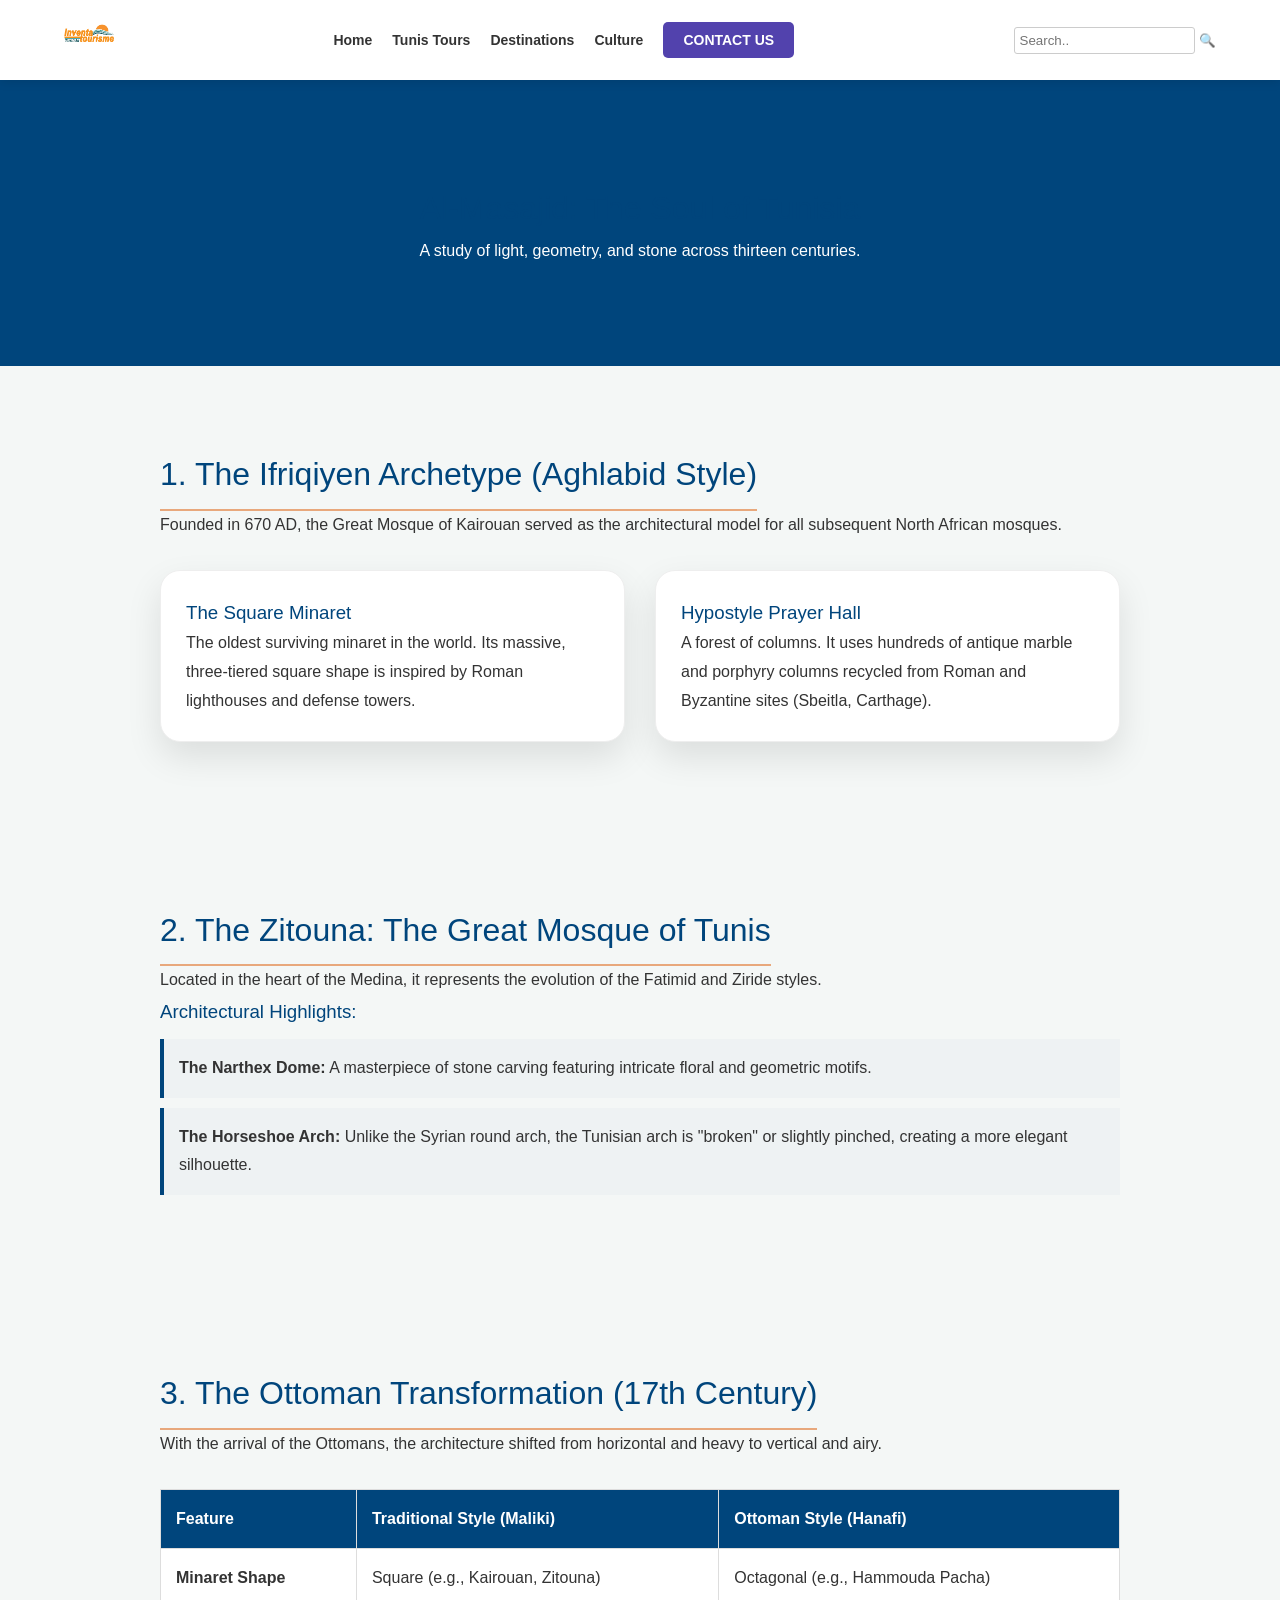
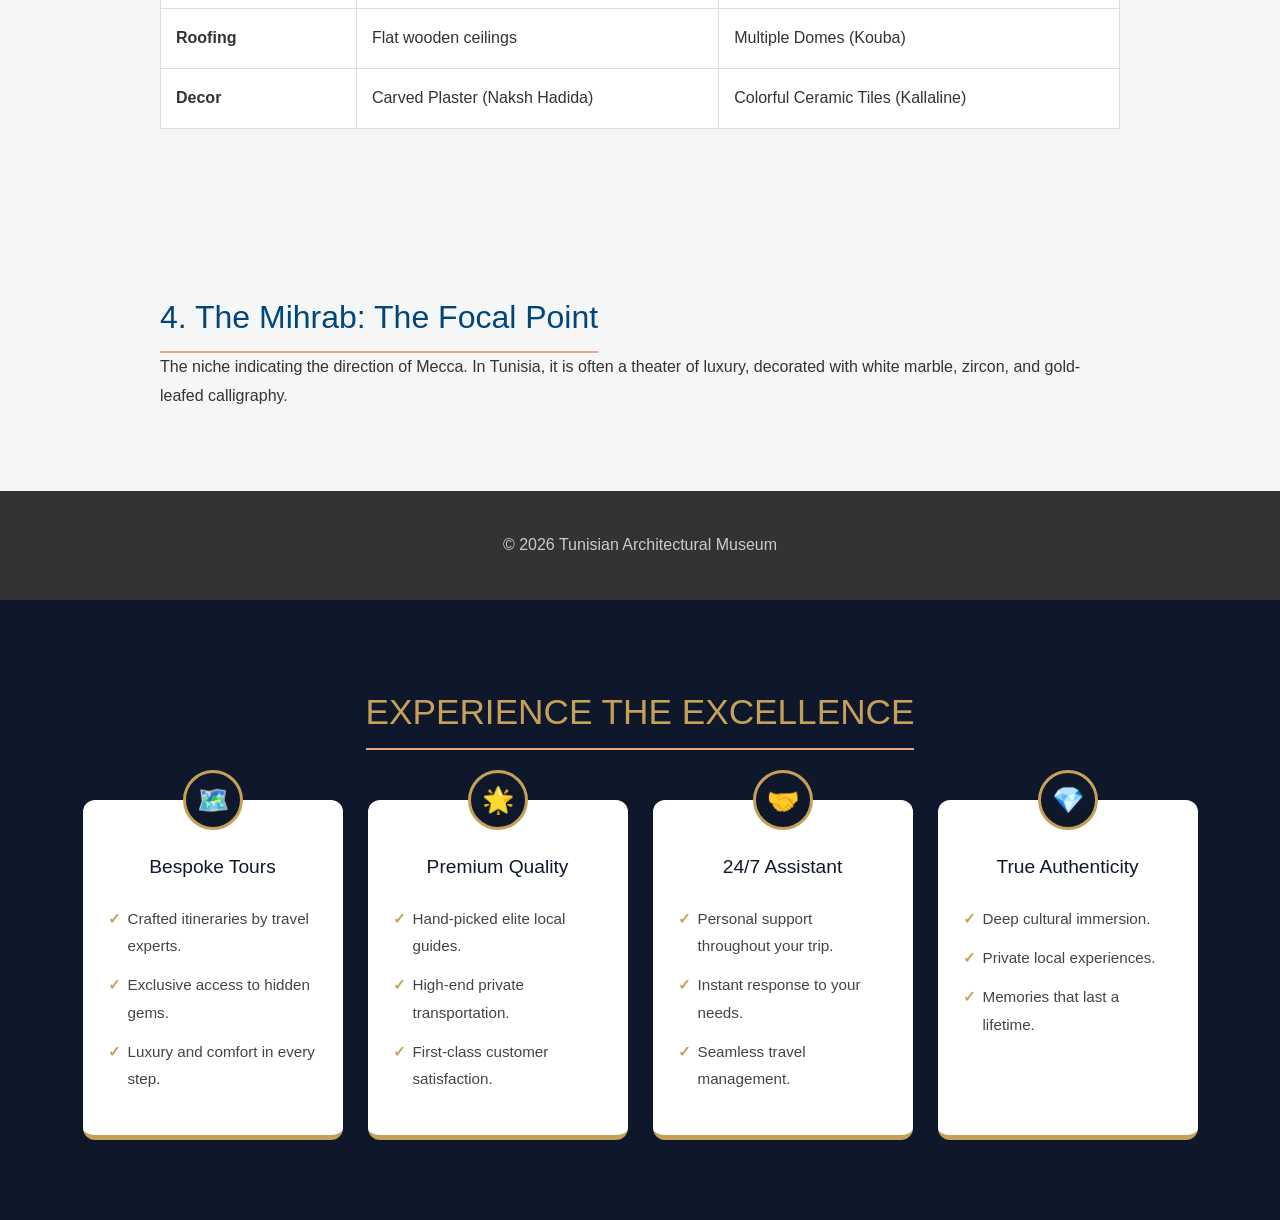
<file: architecture.html>
<!DOCTYPE html>
<html lang="tn">
  <head>
    <meta charset="UTF-8" />
    <title>Architecture de Tunisie | Al-Imara</title>
    <link rel="stylesheet" href="architecture.css" />
  </head>
  <body>
    <header class="main-header">
      <div class="header-container">
        <div class="logo">
          <img src="téléchargement.png" alt="Inventa Tourism Logo" />
        </div>

        <nav class="navbar">
          <ul class="nav-links">
            <li><a href="indexe.html">Home</a></li>
            <li class="dropdown">
              <a href="#" class="dropbtn">Tunis Tours</a>
              <div class="dropdown-content">
                <div class="region-title">Choose your theme</div>
                <a href="nature.html">Nature tour</a>
                <a href="sahara.html">Sahara tour</a>
              </div>
            </li>
            <li class="dropdown">
              <a href="#" class="dropdtn">Destinations</a>
              <div class="dropdown-content">
                <div class="region-title">Grand Tunis</div>
                <a href="grandtunis.html">3 Icons, 1 Journey</a>

                <div class="region-title">Le Nord</div>
                <a href="dougga.html">Dougga (Béja)</a>

                <div class="region-title">Le Sahel & Centre</div>
                <a href="jam.html">El Jem (Mahdia)</a>
                <a href="capbon.html">le Cap Bon</a>

                <div class="region-title">
                  Le Sud (El Sahara & Authenticité)
                </div>
                <a href="tat.html">Matmata & Tataouine</a>
                <a href="tozeurr.html">Tozeur</a>
                <a href="saharadesert.html"> Sahara desert</a>

                <div class="region-title">L'ile</div>
                <a href="djerbaa.html">Djerba</a>
              </div>
            </li>
            <li class="dropdown">
              <a href="#" class="dropbtn">Culture</a>
              <div class="dropdown-content">
                <div class="region-title">
                  <h4>Tunisian Traditions</h4>
                  <a href="festival.html">Festivals & Music</a>
                  <a href="clothetradu.html">Traditional Clothes</a>
                </div>
                <div class="region-title">
                  <h4>Gastronomy</h4>
                  <a href="food.html">Tunisian Food</a>
                  <a href="wineoil.html"> Olive Oil</a>
                </div>
                <div class="region-title">
                  <h4>Heritage</h4>
                  <a href="museums.html">Art & Museums</a>
                  <a href="architecture.html">Architecture</a>
                </div>
              </div>
            </li>
            <li><a href="contact.html" class="contact-btn">CONTACT US</a></li>
          </ul>
        </nav>
        <div class="search-area">
          <input type="text" placeholder="Search.." />
          <button>🔍</button>
        </div>
      </div>
    </header>

    <!DOCTYPE html>
    <html lang="en">
      <head>
        <meta charset="UTF-8" />
        <meta name="viewport" content="width=device-width, initial-scale=1.0" />
        <title>The Sacred Arches: Tunisia's Mosque Heritage</title>
        <link rel="stylesheet" href="style.css" />
      </head>
      <body>
        <header class="hero-header">
          <h1>Al-Masajid: The Soul of Tunisia</h1>
          <p>
            A study of light, geometry, and stone across thirteen centuries.
          </p>
        </header>

        <section class="section">
          <div class="container">
            <h2>1. The Ifriqiyen Archetype (Aghlabid Style)</h2>
            <p>
              Founded in 670 AD, the Great Mosque of Kairouan served as the
              architectural model for all subsequent North African mosques.
            </p>

            <div class="grid">
              <div class="card">
                <h3>The Square Minaret</h3>
                <p>
                  The oldest surviving minaret in the world. Its massive,
                  three-tiered square shape is inspired by Roman lighthouses and
                  defense towers.
                </p>
              </div>
              <div class="card">
                <h3>Hypostyle Prayer Hall</h3>
                <p>
                  A forest of columns. It uses hundreds of antique marble and
                  porphyry columns recycled from Roman and Byzantine sites
                  (Sbeitla, Carthage).
                </p>
              </div>
            </div>
          </div>
        </section>

        <section class="section alt-bg">
          <div class="container">
            <h2>2. The Zitouna: The Great Mosque of Tunis</h2>
            <p>
              Located in the heart of the Medina, it represents the evolution of
              the Fatimid and Ziride styles.
            </p>

            <div class="info-box">
              <h3>Architectural Highlights:</h3>
              <ul>
                <li>
                  <strong>The Narthex Dome:</strong> A masterpiece of stone
                  carving featuring intricate floral and geometric motifs.
                </li>
                <li>
                  <strong>The Horseshoe Arch:</strong> Unlike the Syrian round
                  arch, the Tunisian arch is "broken" or slightly pinched,
                  creating a more elegant silhouette.
                </li>
              </ul>
            </div>
          </div>
        </section>

        <section class="section">
          <div class="container">
            <h2>3. The Ottoman Transformation (17th Century)</h2>
            <p>
              With the arrival of the Ottomans, the architecture shifted from
              horizontal and heavy to vertical and airy.
            </p>

            <table class="style-table">
              <thead>
                <tr>
                  <th>Feature</th>
                  <th>Traditional Style (Maliki)</th>
                  <th>Ottoman Style (Hanafi)</th>
                </tr>
              </thead>
              <tbody>
                <tr>
                  <td><strong>Minaret Shape</strong></td>
                  <td>Square (e.g., Kairouan, Zitouna)</td>
                  <td>Octagonal (e.g., Hammouda Pacha)</td>
                </tr>
                <tr>
                  <td><strong>Roofing</strong></td>
                  <td>Flat wooden ceilings</td>
                  <td>Multiple Domes (Kouba)</td>
                </tr>
                <tr>
                  <td><strong>Decor</strong></td>
                  <td>Carved Plaster (Naksh Hadida)</td>
                  <td>Colorful Ceramic Tiles (Kallaline)</td>
                </tr>
              </tbody>
            </table>
          </div>
        </section>

        <section class="section alt-bg">
          <div class="container">
            <h2>4. The Mihrab: The Focal Point</h2>
            <p>
              The niche indicating the direction of Mecca. In Tunisia, it is
              often a theater of luxury, decorated with white marble, zircon,
              and gold-leafed calligraphy.
            </p>
          </div>
        </section>

        <footer class="footer">
          <p>&copy; 2026 Tunisian Architectural Museum</p>
        </footer>

        <section class="inventa-highlights">
          <h2 class="section-title">Experience the Excellence</h2>

          <div class="highlights-container">
            <div class="highlight-card">
              <div class="icon-box">🗺️</div>
              <h3>Bespoke Tours</h3>
              <ul>
                <li>Crafted itineraries by travel experts.</li>
                <li>Exclusive access to hidden gems.</li>
                <li>Luxury and comfort in every step.</li>
              </ul>
            </div>

            <div class="highlight-card">
              <div class="icon-box">🌟</div>
              <h3>Premium Quality</h3>
              <ul>
                <li>Hand-picked elite local guides.</li>
                <li>High-end private transportation.</li>
                <li>First-class customer satisfaction.</li>
              </ul>
            </div>

            <div class="highlight-card">
              <div class="icon-box">🤝</div>
              <h3>24/7 Assistant</h3>
              <ul>
                <li>Personal support throughout your trip.</li>
                <li>Instant response to your needs.</li>
                <li>Seamless travel management.</li>
              </ul>
            </div>

            <div class="highlight-card">
              <div class="icon-box">💎</div>
              <h3>True Authenticity</h3>
              <ul>
                <li>Deep cultural immersion.</li>
                <li>Private local experiences.</li>
                <li>Memories that last a lifetime.</li>
              </ul>
            </div>
          </div>
        </section>
      </body>
    </html>
  </body>
</html>
</file>
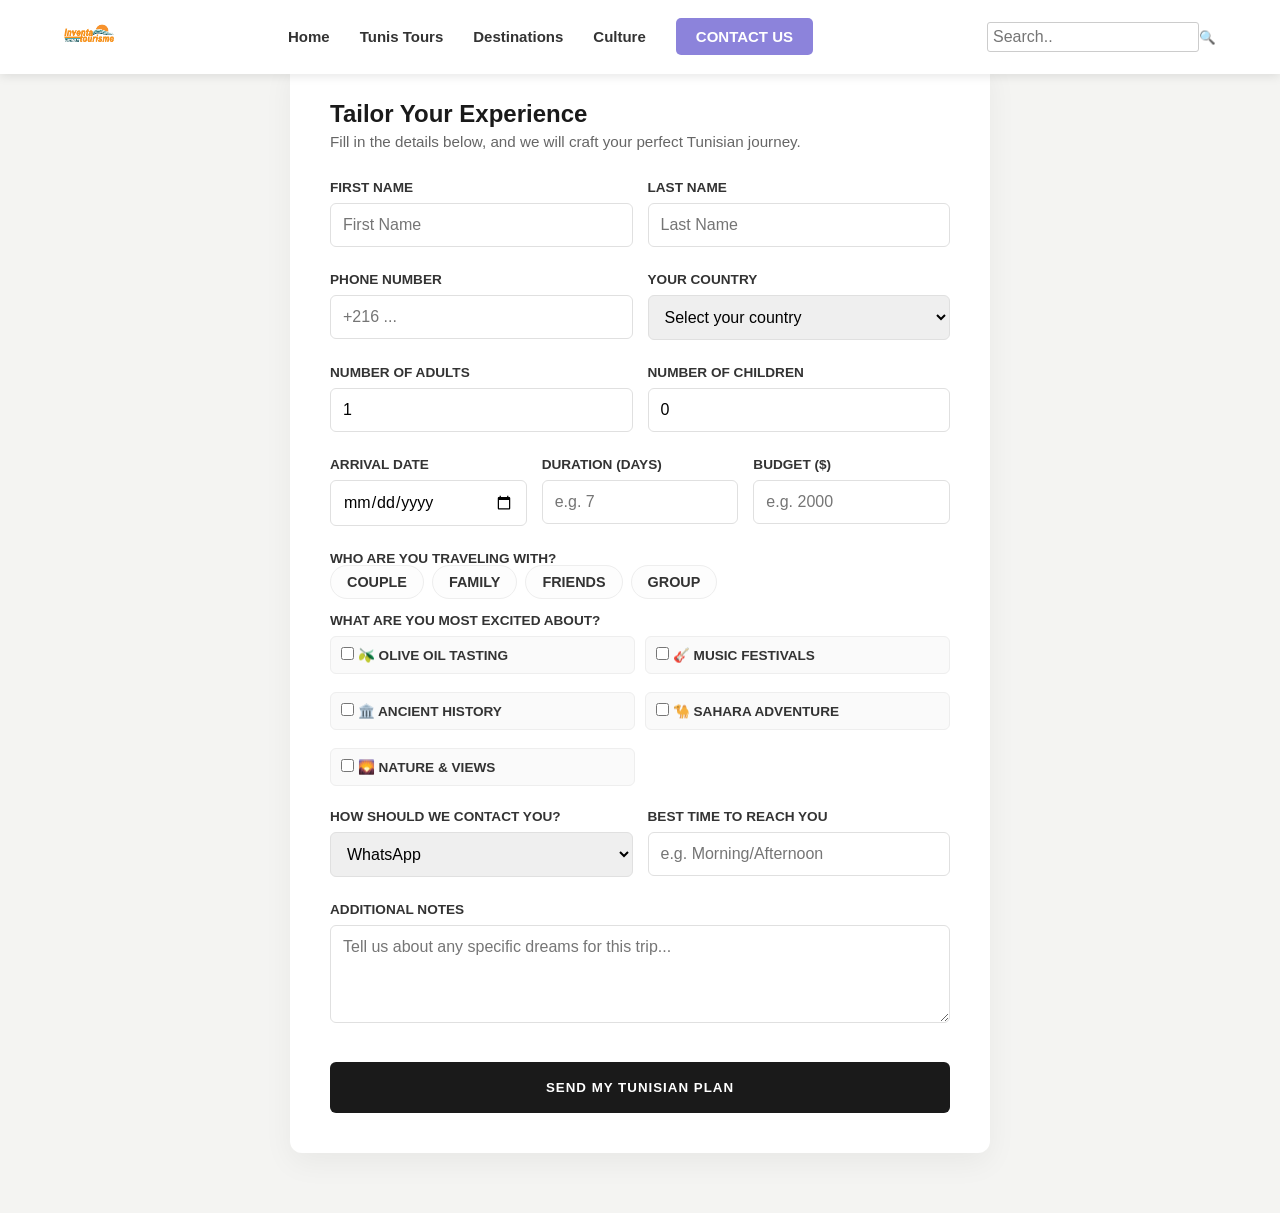
<file: contact.html>
<!DOCTYPE html>
<html lang="en">
  <head>
    <meta charset="UTF-8" />
    <meta http-equiv="X-UA-Compatible" content="IE=edge" />
    <meta name="viewport" content="width=device-width, initial-scale=1.0" />
    <title>Contact us</title>
    <link rel="stylesheet" href="contact.css" />
  </head>
  <body>
    <header class="main-header">
      <div class="header-container">
        <div class="logo">
          <img src="téléchargement.png" alt="Inventa Tourism Logo" />
        </div>

        <nav class="navbar">
          <ul class="nav-links">
            <li><a href="indexe.html">Home</a></li>
            <li class="dropdown">
              <a href="#" class="dropbtn">Tunis Tours</a>
              <div class="dropdown-content">
                <div class="region-title">Choose your theme</div>
                <a href="nature.html">Nature tour</a>
                <a href="sahara.html">Sahara tour</a>
              </div>
            </li>
            <li class="dropdown">
              <a href="#" class="dropdtn">Destinations</a>
              <div class="dropdown-content">
                <div class="region-title">Grand Tunis</div>
                <a href="grandtunis.html">3 Icons, 1 Journey</a>

                <div class="region-title">Le Nord</div>
                <a href="dougga.html">Dougga (Béja)</a>

                <div class="region-title">Le Sahel & Centre</div>
                <a href="jam.html">El Jem (Mahdia)</a>
                <a href="capbon.html">le Cap Bon</a>

                <div class="region-title">
                  Le Sud (El Sahara & Authenticité)
                </div>
                <a href="tat.html">Matmata & Tataouine</a>
                <a href="tozeurr.html">Tozeur</a>
                <a href="saharadesert.html"> Sahara desert</a>

                <div class="region-title">L'ile</div>
                <a href="djerbaa.html">Djerba</a>
              </div>
            </li>
            <li class="dropdown">
              <a href="#" class="dropbtn">Culture</a>
              <div class="dropdown-content">
                <div class="region-title">
                  <h4>Tunisian Traditions</h4>
                  <a href="festival.html">Festivals & Music</a>
                  <a href="clothetradu.html">Traditional Clothes</a>
                </div>
                <div class="region-title">
                  <h4>Gastronomy</h4>
                  <a href="food.html">Tunisian Food</a>
                  <a href="wineoil.html"> Olive Oil</a>
                </div>
                <div class="region-title">
                  <h4>Heritage</h4>
                  <a href="museums.html">Art & Museums</a>
                  <a href="architecture.html">Architecture</a>
                </div>
              </div>
            </li>
            <li><a href="contact.html" class="contact-btn">CONTACT US</a></li>
          </ul>
        </nav>
        <div class="search-area">
          <input type="text" placeholder="Search.." />
          <button>🔍</button>
        </div>
      </div>
    </header>

    <section class="contact-section">
      <div class="contact-container">
        <h2>Tailor Your Experience</h2>
        <p>
          Fill in the details below, and we will craft your perfect Tunisian
          journey.
        </p>

        <form class="travel-form">
          <div class="form-row">
            <div class="form-group">
              <label>First Name</label>
              <input type="text" placeholder="First Name" required />
            </div>
            <div class="form-group">
              <label>Last Name</label>
              <input type="text" placeholder="Last Name" required />
            </div>
          </div>

          <div class="form-row">
            <div class="form-group">
              <label>Phone Number</label>
              <input type="tel" placeholder="+216 ..." required />
            </div>
            <div class="form-group">
              <label>Your Country</label>
              <select required>
                <option value="" disabled selected>Select your country</option>
                <option value="USA">United States</option>
                <option value="FRA">France</option>
                <option value="GER">Germany</option>
                <option value="UK">United Kingdom</option>
                <option value="TUN">Tunisia</option>
                <option value="OTHER">Other...</option>
              </select>
            </div>
          </div>

          <div class="form-row">
            <div class="form-group">
              <label>Number of Adults</label>
              <input type="number" min="1" value="1" />
            </div>
            <div class="form-group">
              <label>Number of Children</label>
              <input type="number" min="0" value="0" />
            </div>
          </div>

          <div class="form-row">
            <div class="form-group">
              <label>Arrival Date</label>
              <input type="date" required />
            </div>
            <div class="form-group">
              <label>Duration (Days)</label>
              <input type="number" placeholder="e.g. 7" min="1" />
            </div>
            <div class="form-group">
              <label>Budget ($)</label>
              <input type="text" placeholder="e.g. 2000" />
            </div>
          </div>

          <div class="form-group">
            <label>Who are you traveling with?</label>
            <div class="radio-group">
              <label class="radio-item"
                ><input type="radio" name="style" value="couple" /><span
                  class="custom-radio"
                  >Couple</span
                ></label
              >
              <label class="radio-item"
                ><input type="radio" name="style" value="family" /><span
                  class="custom-radio"
                  >Family</span
                ></label
              >
              <label class="radio-item"
                ><input type="radio" name="style" value="friend" /><span
                  class="custom-radio"
                  >Friends</span
                ></label
              >
              <label class="radio-item"
                ><input type="radio" name="style" value="group" /><span
                  class="custom-radio"
                  >Group</span
                ></label
              >
            </div>
          </div>

          <div class="form-group">
            <label>What are you most excited about?</label>
            <div class="checkbox-grid">
              <label class="check-item"
                ><input type="checkbox" /> 🫒 Olive Oil Tasting</label
              >
              <label class="check-item"
                ><input type="checkbox" /> 🎸 Music Festivals</label
              >
              <label class="check-item"
                ><input type="checkbox" /> 🏛️ Ancient History</label
              >
              <label class="check-item"
                ><input type="checkbox" /> 🐪 Sahara Adventure</label
              >
              <label class="check-item"
                ><input type="checkbox" /> 🌄 Nature & Views</label
              >
            </div>
          </div>

          <div class="form-row">
            <div class="form-group">
              <label>How should we contact you?</label>
              <select>
                <option>WhatsApp</option>
                <option>Email</option>
                <option>Phone Call</option>
              </select>
            </div>
            <div class="form-group">
              <label>Best Time to Reach You</label>
              <input type="text" placeholder="e.g. Morning/Afternoon" />
            </div>
          </div>

          <div class="form-group">
            <label>Additional Notes</label>
            <textarea
              rows="4"
              placeholder="Tell us about any specific dreams for this trip..."
            ></textarea>
          </div>

          <button type="submit" class="submit-btn">
            SEND MY TUNISIAN PLAN
          </button>
        </form>
      </div>
    </section>
  </body>
</html>
</file>
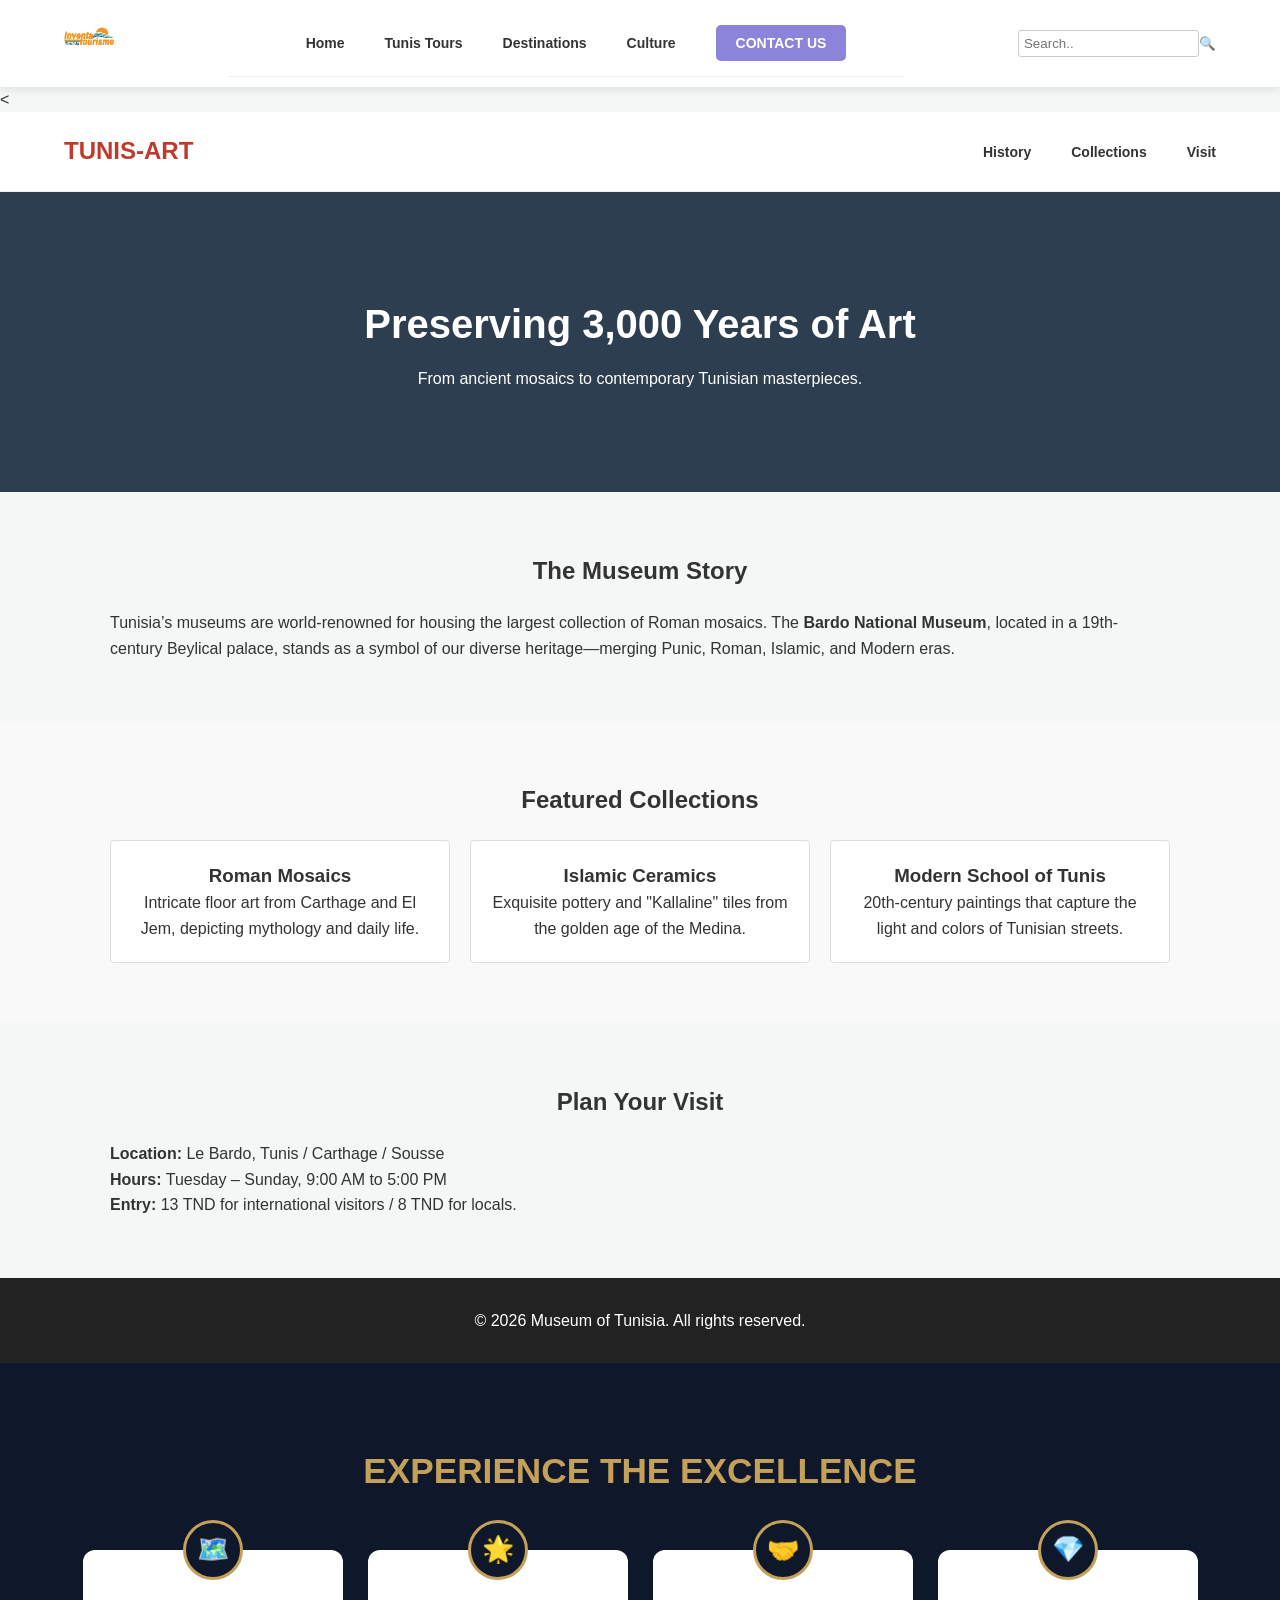
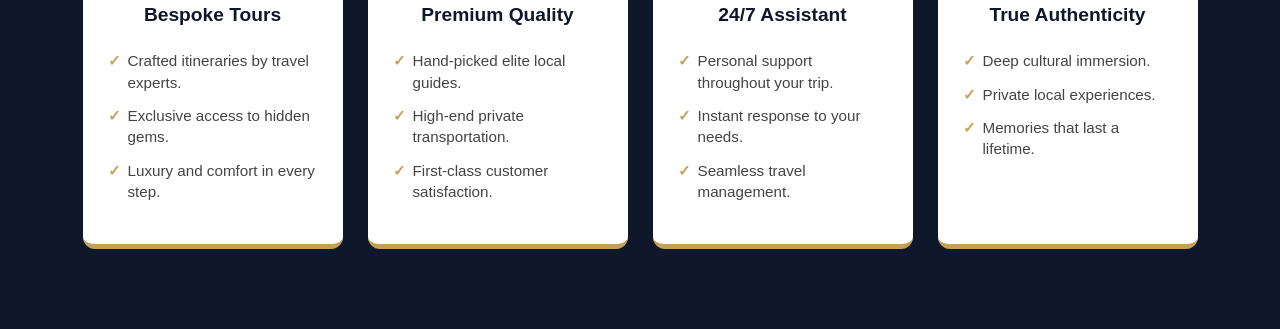
<file: museums.html>
<!DOCTYPE html>
<html lang="en">
<head>
    <meta charset="UTF-8">
    <meta http-equiv="X-UA-Compatible" content="IE=edge">
    <meta name="viewport" content="width=device-width, initial-scale=1.0">
    <title>Art & Museum</title>
    <link rel="stylesheet" href="museums.css"/>
</head>
<body>
    <header class="main-header">
        <div class="header-container">
          <div class="logo">
            <img src="téléchargement.png" alt="Inventa Tourism Logo" />
          </div>
  
          <nav class="navbar">
            <ul class="nav-links">
              <li><a href="indexe.html">Home</a></li>
              <li class="dropdown">
                <a href="#" class="dropbtn">Tunis Tours</a>
                <div class="dropdown-content">
                  <div class="region-title">Choose your theme</div>
                  <a href="nature.html">Nature tour</a>
                  <a href="sahara.html">Sahara tour</a>
                </div>
              </li>
              <li class="dropdown">
                <a href="#" class="dropdtn">Destinations</a>
                <div class="dropdown-content">
                  <div class="region-title">Grand Tunis</div>
                  <a href="grandtunis.html">3 Icons, 1 Journey</a>
  
                  <div class="region-title">Le Nord</div>
                  <a href="dougga.html">Dougga (Béja)</a>
                  
  
                  <div class="region-title">Le Sahel & Centre</div>
                  <a href="jam.html">El Jem (Mahdia)</a>
                  <a href="capbon.html">le Cap Bon</a>
  
                  <div class="region-title">
                    Le Sud (El Sahara & Authenticité)
                  </div>
                  <a href="tat.html">Matmata & Tataouine</a>
                  <a href="tozeurr.html">Tozeur</a>
                  <a href="saharadesert.html"> Sahara desert</a>
  
                  <div class="region-title">L'ile</div>
                  <a href="djerbaa.html">Djerba</a>
                </div>
              </li>
              <li class="dropdown">
                <a href="#" class="dropbtn">Culture</a>
                <div class="dropdown-content">
                  <div class="region-title">
                    <h4>Tunisian Traditions</h4>
                    <a href="festival.html">Festivals & Music</a>
                    <a href="clothetradu.html">Traditional Clothes</a>
                  </div>
                  <div class="region-title">
                    <h4>Gastronomy</h4>
                    <a href="food.html">Tunisian Food</a>
                    <a href="wineoil.html"> Olive Oil</a>
                  </div>
                  <div class="region-title">
                    <h4>Heritage</h4>
                    <a href="museums.html">Art & Museums</a>
                    <a href="architecture.html">Architecture</a>
                  </div>
                </div>
              </li>
              <li><a href="contact.html" class="contact-btn">CONTACT US</a></li>
            </ul>
          </nav>
          <div class="search-area">
            <input type="text" placeholder="Search.." />
            <button>🔍</button>
          </div>
        </div>
       </header>
    <<!DOCTYPE html>
    <html lang="en">
    <head>
        <meta charset="UTF-8">
        <meta name="viewport" content="width=device-width, initial-scale=1.0">
        <title>National Art Museum of Tunisia</title>
        <link rel="stylesheet" href="style.css">
    </head>
    <body>
    
        <nav class="navbar">
            <div class="logo">TUNIS-ART</div>
            <ul class="nav-links">
                <li><a href="#history">History</a></li>
                <li><a href="#collections">Collections</a></li>
                <li><a href="#visit">Visit</a></li>
            </ul>
        </nav>
    
        <header class="hero">
            <h1>Preserving 3,000 Years of Art</h1>
            <p>From ancient mosaics to contemporary Tunisian masterpieces.</p>
        </header>
    
        <section id="history" class="section">
            <div class="container">
                <h2>The Museum Story</h2>
                <p>Tunisia’s museums are world-renowned for housing the largest collection of Roman mosaics. The <strong>Bardo National Museum</strong>, located in a 19th-century Beylical palace, stands as a symbol of our diverse heritage—merging Punic, Roman, Islamic, and Modern eras.</p>
            </div>
        </section>
    
        <section id="collections" class="section gray-bg">
            <div class="container">
                <h2>Featured Collections</h2>
                <div class="grid">
                    <div class="art-card">
                        <h3>Roman Mosaics</h3>
                        <p>Intricate floor art from Carthage and El Jem, depicting mythology and daily life.</p>
                    </div>
                    <div class="art-card">
                        <h3>Islamic Ceramics</h3>
                        <p>Exquisite pottery and "Kallaline" tiles from the golden age of the Medina.</p>
                    </div>
                    <div class="art-card">
                        <h3>Modern School of Tunis</h3>
                        <p>20th-century paintings that capture the light and colors of Tunisian streets.</p>
                    </div>
                </div>
            </div>
        </section>
    
        <section id="visit" class="section">
            <div class="container">
                <h2>Plan Your Visit</h2>
                <div class="visit-info">
                    <p><strong>Location:</strong> Le Bardo, Tunis / Carthage / Sousse</p>
                    <p><strong>Hours:</strong> Tuesday – Sunday, 9:00 AM to 5:00 PM</p>
                    <p><strong>Entry:</strong> 13 TND for international visitors / 8 TND for locals.</p>
                </div>
            </div>
        </section>
    
        <footer class="footer">
            <p>&copy; 2026 Museum of Tunisia. All rights reserved.</p>
        </footer>
    
    </body>
    </html>
    <section class="inventa-highlights">
        <h2 class="section-title">Experience the Excellence</h2>
  
        <div class="highlights-container">
          <div class="highlight-card">
            <div class="icon-box">🗺️</div>
            <h3>Bespoke Tours</h3>
            <ul>
              <li>Crafted itineraries by travel experts.</li>
              <li>Exclusive access to hidden gems.</li>
              <li>Luxury and comfort in every step.</li>
            </ul>
          </div>
  
          <div class="highlight-card">
            <div class="icon-box">🌟</div>
            <h3>Premium Quality</h3>
            <ul>
              <li>Hand-picked elite local guides.</li>
              <li>High-end private transportation.</li>
              <li>First-class customer satisfaction.</li>
            </ul>
          </div>
  
          <div class="highlight-card">
            <div class="icon-box">🤝</div>
            <h3>24/7 Assistant</h3>
            <ul>
              <li>Personal support throughout your trip.</li>
              <li>Instant response to your needs.</li>
              <li>Seamless travel management.</li>
            </ul>
          </div>
  
          <div class="highlight-card">
            <div class="icon-box">💎</div>
            <h3>True Authenticity</h3>
            <ul>
              <li>Deep cultural immersion.</li>
              <li>Private local experiences.</li>
              <li>Memories that last a lifetime.</li>
            </ul>
          </div>
        </div>
      </section>
</body>
</html>
</file>
<file: architecture.css>
/* Core Settings */
body {
    font-family: 'Helvetica Neue', Arial, sans-serif;
    line-height: 1.8;
    color: #2c3e50;
    margin: 0;
    padding: 0;
    background-color: #fdfdfd;
}

.container {
    max-width: 1000px;
    margin: 0 auto;
    padding: 20px;
}

/* Typography */
h1, h2, h3 {
    color: #00457C; /* Classic Tunisian Deep Blue */
    font-weight: 300;
}

h2 {
    font-size: 2rem;
    border-bottom: 2px solid #E8A87C; /* Sandy Beige Accent */
    display: inline-block;
    padding-bottom: 5px;
}

/* Header & Footer */
.hero-header {
    background: #00457C;
    color: white;
    padding: 100px 20px;
    text-align: center;
}

.footer {
    background: #333;
    color: #ccc;
    text-align: center;
    padding: 40px 0;
}

/* Layout Elements */
.section {
    padding: 60px 0;
}

.alt-bg {
    background-color: #f4f7f6;
}

.grid {
    display: flex;
    gap: 30px;
    margin-top: 30px;
}

.card {
    flex: 1;
    background: white;
    padding: 25px;
    border: 1px solid #eee;
    box-shadow: 0 4px 6px rgba(0,0,0,0.05);
}

/* The Style Table */
.style-table {
    width: 100%;
    border-collapse: collapse;
    margin-top: 30px;
    background: white;
}

.style-table th, .style-table td {
    border: 1px solid #ddd;
    padding: 15px;
    text-align: left;
}

.style-table th {
    background-color: #00457C;
    color: white;
}

/* Lists */
.info-box ul {
    list-style-type: none;
    padding: 0;
}

.info-box li {
    background: #eef2f3;
    margin: 10px 0;
    padding: 15px;
    border-left: 4px solid #00457C;
}

body {
    background-color: #f4f7f6;
    color: #333;
}

.main-header {
    background: #fff;
    padding: 10px 5%;
    box-shadow: 0 2px 10px rgba(0,0,0,0.1);
    position: sticky; 
    top: 0; 
    z-index: 1000;
}

.header-container {
    display: flex;
    justify-content: space-between;
    align-items: center;
}

.logo img { height: 50px; }

.nav-links { 
    display: flex; 
    list-style: none; 
    gap: 20px; 
}

.nav-links a { 
    text-decoration: none; 
    color: #333;
    font-weight: 600; 
    font-size: 14px; 
}

.dropdown { position: relative; }

.dropdown-content {
    display: none; 
    position: absolute; 
    background: #fff;
    min-width: 180px; 
    box-shadow: 0 8px 16px rgba(0,0,0,0.1);
    z-index: 100;
}

.dropdown:hover .dropdown-content { display: block; }

.dropdown-content a { 
    padding: 10px;
    display: block;
    border-bottom: 1px solid #eee; 
}

.region-title {
    background-color: #f8f9fa;
    color: #c0392b;
    font-size: 11px;
    font-weight: bold;
    padding: 8px 15px;
    text-transform: uppercase;
    letter-spacing: 1px;
}

.region-title h4 {
    font-size: 12px;
    margin-bottom: 5px;
}

.search-area input { 
    padding: 5px; 
    border: 1px solid #ccc; 
    border-radius: 3px; 
}

.search-area button { 
    background: none; 
    border: none; 
    cursor: pointer; 
}

.hero-section {
    width: 100%;
    overflow: hidden;
}

.hero-img {
    width: 100%;
    height: 500px;
    object-fit: cover;
    display: block;
}

.contact-btn {
    background-color: #5242ad;
    color: white !important;
    padding: 10px 20px;
    border-radius: 5px;
    transition: 0.3s;
}

.contact-btn:hover {
    background-color: #3f328a;
}

.floating-btn {
    position: fixed; 
    bottom: 30px; 
    left: 30px;
    width: 80px; 
    height: 80px; 
    background: #1d1551;
    color: #fff; 
    border-radius: 50%; 
    text-decoration: none;
    display: flex; 
    align-items: center; 
    justify-content: center;
    text-align: center; 
    font-size: 11px; 
    font-weight: bold;
    box-shadow: 0 5px 15px rgba(0,0,0,0.3); 
    z-index: 2000;
}

.about-section {
    background-color: #ffffff;
    padding: 80px 10%;
    color: #333;
    line-height: 1.8;
    display: flex;
    flex-direction: column;
}

.about-section h1 {
    font-size: 36px;
    margin-bottom: 30px;
    color: #1d1551;
}

.about-text {
    font-size: 17px;
    margin-bottom: 20px;
    max-width: 900px;
}

.about-text strong {
    font-weight: 700;
    color: #000;
}

.intro-box {
    text-align: center;
    max-width: 850px;
    margin: 50px auto 30px;
    padding: 0 20px;
}

.intro-box h3 {
    font-size: 32px;
    color: #1d1551;
    margin-bottom: 15px;
}

.section-desc {
    font-size: 16px;
    line-height: 1.7;
    color: #555;
}

.image-section-wrapper {
    width: 100%;
    display: flex;
    justify-content: center;
    margin-bottom: 60px;
}

.content-flex-centered {
    display: flex;
    gap: 25px;
    width: 85%;
    max-width: 1100px;
}

.side-card {
    flex: 1;
    background: #fff;
    border: 1px solid #eee;
    padding: 15px;
    box-shadow: 0 5px 15px rgba(0,0,0,0.05);
    transition: transform 0.3s ease;
}

.side-card:hover {
    transform: translateY(-5px);
}

.img-container {
    width: 100%;
    height: 350px;
    overflow: hidden;
    margin-bottom: 15px;
}

.img-container img {
    width: 100%;
    height: 100%;
    object-fit: cover;
}

.card-text {
    text-align: center;
    padding: 10px 0;
}

.card-text h2 {
    font-size: 24px;
    color: #1f1b3a;
    margin-bottom: 10px;
    text-transform: uppercase;
}

.card-text p {
    font-size: 14px;
    color: #666;
}

.inventa-highlights {
    background-color: #0f172a;
    padding: 80px 20px;
    text-align: center;
}

.section-title {
    color: #c5a059;
    font-size: 2.2rem;
    margin-bottom: 50px;
    text-transform: uppercase;
}

.highlights-container {
    display: flex;
    justify-content: center;
    gap: 25px;
    flex-wrap: wrap;
    max-width: 1200px;
    margin: 0 auto;
}

.highlight-card {
    background-color: #ffffff;
    padding: 40px 25px 30px;
    border-radius: 12px;
    width: 260px;
    text-align: left;
    transition: transform 0.3s ease;
    border-bottom: 5px solid #c5a059;
}

.highlight-card:hover {
    transform: translateY(-10px);
}

.icon-box {
    background: #0f172a;
    color: #c5a059;
    width: 60px;
    height: 60px;
    border-radius: 50%;
    display: flex;
    align-items: center;
    justify-content: center;
    font-size: 26px;
    margin: -70px auto 20px;
    border: 3px solid #c5a059;
}

.highlight-card h3 {
    font-size: 1.2rem;
    color: #0f172a;
    text-align: center;
    margin-bottom: 20px;
}

.highlight-card ul {
    list-style: none;
}

.highlight-card ul li {
    font-size: 0.95rem;
    color: #444;
    margin-bottom: 12px;
    padding-left: 20px;
    position: relative;
}

.highlight-card ul li::before {
    content: "✓";
    color: #c5a059;
    position: absolute;
    left: 0;
    font-weight: bold;
}
</file>
<file: style.css>
* { 
    margin: 0; 
    padding: 0; 
    box-sizing: border-box;
    font-family: 'Segoe UI', Tahoma, Geneva, Verdana, sans-serif; 
}

body {
    background-color: #f4f7f6;
    color: #333;
}

.main-header {
    background: #fff;
    padding: 10px 5%;
    box-shadow: 0 2px 10px rgba(0,0,0,0.1);
    position: sticky; 
    top: 0; 
    z-index: 1000;
}

.header-container {
    display: flex;
    justify-content: space-between;
    align-items: center;
}

.logo img { height: 50px; }

.nav-links { 
    display: flex; 
    list-style: none; 
    gap: 20px; 
}

.nav-links a { 
    text-decoration: none; 
    color: #333;
    font-weight: 600; 
    font-size: 14px; 
}

.dropdown { position: relative; }

.dropdown-content {
    display: none; 
    position: absolute; 
    background: #fff;
    min-width: 180px; 
    box-shadow: 0 8px 16px rgba(0,0,0,0.1);
    z-index: 100;
}

.dropdown:hover .dropdown-content { display: block; }

.dropdown-content a { 
    padding: 10px;
    display: block;
    border-bottom: 1px solid #eee; 
}

.region-title {
    background-color: #f8f9fa;
    color: #c0392b;
    font-size: 11px;
    font-weight: bold;
    padding: 8px 15px;
    text-transform: uppercase;
    letter-spacing: 1px;
}

.region-title h4 {
    font-size: 12px;
    margin-bottom: 5px;
}

.search-area input { 
    padding: 5px; 
    border: 1px solid #ccc; 
    border-radius: 3px; 
}

.search-area button { 
    background: none; 
    border: none; 
    cursor: pointer; 
}

.hero-section {
    width: 100%;
    overflow: hidden;
}

.hero-img {
    width: 100%;
    height: 500px;
    object-fit: cover;
    display: block;
}

.contact-btn {
    background-color: #5242ad;
    color: white !important;
    padding: 10px 20px;
    border-radius: 5px;
    transition: 0.3s;
}

.contact-btn:hover {
    background-color: #3f328a;
}

.floating-btn {
    position: fixed; 
    bottom: 30px; 
    left: 30px;
    width: 80px; 
    height: 80px; 
    background: #1d1551;
    color: #fff; 
    border-radius: 50%; 
    text-decoration: none;
    display: flex; 
    align-items: center; 
    justify-content: center;
    text-align: center; 
    font-size: 11px; 
    font-weight: bold;
    box-shadow: 0 5px 15px rgba(0,0,0,0.3); 
    z-index: 2000;
}

.about-section {
    background-color: #ffffff;
    padding: 80px 10%;
    color: #333;
    line-height: 1.8;
    display: flex;
    flex-direction: column;
}

.about-section h1 {
    font-size: 36px;
    margin-bottom: 30px;
    color: #1d1551;
}

.about-text {
    font-size: 17px;
    margin-bottom: 20px;
    max-width: 900px;
}

.about-text strong {
    font-weight: 700;
    color: #000;
}

.intro-box {
    text-align: center;
    max-width: 850px;
    margin: 50px auto 30px;
    padding: 0 20px;
}

.intro-box h3 {
    font-size: 32px;
    color: #1d1551;
    margin-bottom: 15px;
}

.section-desc {
    font-size: 16px;
    line-height: 1.7;
    color: #555;
}

.image-section-wrapper {
    width: 100%;
    display: flex;
    justify-content: center;
    margin-bottom: 60px;
}

.content-flex-centered {
    display: flex;
    gap: 25px;
    width: 85%;
    max-width: 1100px;
}

.side-card {
    flex: 1;
    background: #fff;
    border: 1px solid #eee;
    padding: 15px;
    box-shadow: 0 5px 15px rgba(0,0,0,0.05);
    transition: transform 0.3s ease;
}

.side-card:hover {
    transform: translateY(-5px);
}

.img-container {
    width: 100%;
    height: 350px;
    overflow: hidden;
    margin-bottom: 15px;
}

.img-container img {
    width: 100%;
    height: 100%;
    object-fit: cover;
}

.card-text {
    text-align: center;
    padding: 10px 0;
}

.card-text h2 {
    font-size: 24px;
    color: #1f1b3a;
    margin-bottom: 10px;
    text-transform: uppercase;
}

.card-text p {
    font-size: 14px;
    color: #666;
}

.inventa-highlights {
    background-color: #0f172a;
    padding: 80px 20px;
    text-align: center;
}

.section-title {
    color: #c5a059;
    font-size: 2.2rem;
    margin-bottom: 50px;
    text-transform: uppercase;
}

.highlights-container {
    display: flex;
    justify-content: center;
    gap: 25px;
    flex-wrap: wrap;
    max-width: 1200px;
    margin: 0 auto;
}

.highlight-card {
    background-color: #ffffff;
    padding: 40px 25px 30px;
    border-radius: 12px;
    width: 260px;
    text-align: left;
    transition: transform 0.3s ease;
    border-bottom: 5px solid #c5a059;
}

.highlight-card:hover {
    transform: translateY(-10px);
}

.icon-box {
    background: #0f172a;
    color: #c5a059;
    width: 60px;
    height: 60px;
    border-radius: 50%;
    display: flex;
    align-items: center;
    justify-content: center;
    font-size: 26px;
    margin: -70px auto 20px;
    border: 3px solid #c5a059;
}

.highlight-card h3 {
    font-size: 1.2rem;
    color: #0f172a;
    text-align: center;
    margin-bottom: 20px;
}

.highlight-card ul {
    list-style: none;
}

.highlight-card ul li {
    font-size: 0.95rem;
    color: #444;
    margin-bottom: 12px;
    padding-left: 20px;
    position: relative;
}

.highlight-card ul li::before {
    content: "✓";
    color: #c5a059;
    position: absolute;
    left: 0;
    font-weight: bold;
}

.transport-section {
    padding: 60px 5%;
    text-align: center;
}

.main-title {
    color: #2c3e50;
    font-size: 2rem;
    margin-bottom: 40px;
}

.transport-grid {
    display: flex;
    justify-content: center;
    gap: 30px;
    flex-wrap: wrap;
}

.card {
    background: white;
    width: 320px;
    border-radius: 20px;
    overflow: hidden;
    box-shadow: 0 15px 35px rgba(0,0,0,0.1);
    transition: transform 0.3s ease;
}

.card:hover {
    transform: translateY(-10px);
}

.card-img { height: 200px; }

.card-img img {
    width: 100%;
    height: 100%;
    object-fit: cover;
}

.card-content { padding: 25px; }

.card-footer {
    height: 10px;
    background: #e6a756;
}

.guide-section {
    background-color: #1a2a40;
    padding: 80px 10%;
    color: white;
    text-align: center;
}

.guide-info h1 {
    font-size: 2.5rem;
    margin-bottom: 20px;
}

.guide-info h1 span { color: #e6a756; }

.guide-info p {
    line-height: 1.6;
    font-size: 1.1rem;
    opacity: 0.9;
}

@media (max-width: 768px) {
    .content-flex-centered, .transport-grid, .highlights-container {
        flex-direction: column;
        align-items: center;
    }
    .about-section { padding: 40px 5%; }
}
.circuit-container {
    padding: 80px 10%;
    background-color: #fff;
}

.circuit-title {
    text-align: center;
    font-size: 32px;
    color: #1d1551;
    margin-bottom: 50px;
    font-family: 'Playfair Display', serif;
}

.timeline {
    display: flex;
    flex-direction: column;
    gap: 20px;
    max-width: 900px;
    margin: 0 auto;
    position: relative;
}

/* Day Box Styling */
.day-box {
    display: flex;
    background: #fdfbf8;
    border-left: 5px solid #e6a756; /* اللون الذهبي متاعك */
    border-radius: 8px;
    overflow: hidden;
    box-shadow: 0 4px 15px rgba(0,0,0,0.05);
    transition: 0.3s;
}

.day-box:hover {
    transform: translateX(10px);
    background: #fff;
}

.day-header {
    background: #1d1551;
    color: white;
    padding: 20px;
    min-width: 180px;
    display: flex;
    flex-direction: column;
    justify-content: center;
    align-items: center;
    text-align: center;
}

.day-label {
    font-size: 12px;
    text-transform: uppercase;
    letter-spacing: 2px;
    opacity: 0.8;
    margin-bottom: 5px;
}

.day-header h3 {
    font-size: 18px;
    font-weight: 600;
}

.day-content {
    padding: 25px;
    display: flex;
    align-items: center;
}

.day-content p {
    font-size: 15px;
    color: #555;
    line-height: 1.6;
}

/* Mobile Responsive */
@media (max-width: 768px) {
    .day-box {
        flex-direction: column;
    }
    .day-header {
        padding: 15px;
        min-width: 100%;
    }
}
.testimonial-grid {
    display: flex;
    gap: 20px;
    justify-content: center;
    padding: 40px 10%;
}
.testi-card {
    background: #fff;
    padding: 20px;
    border-radius: 10px;
    box-shadow: 0 4px 10px rgba(0,0,0,0.05);
    max-width: 400px;
    font-style: italic;
    border-top: 4px solid #c5a059;
}
.stats-bar {
    background: #1d1551;
    color: white;
    display: flex;
    justify-content: space-around;
    padding: 50px 10%;
    text-align: center;
}
.stat-item h3 { font-size: 40px; color: #c5a059; }

.main-footer {
    background: #0f172a;
    color: white;
    padding: 40px 10% 20px;
    margin-top: 50px;
}
.footer-content {
    display: flex;
    justify-content: space-between;
    flex-wrap: wrap;
    gap: 30px;
}
.footer-bottom {
    text-align: center;
    padding-top: 20px;
    border-top: 1px solid #ffffff22;
    margin-top: 20px;
    font-size: 13px;
}
</file>
<file: contact.css>
/* 1. Global Reset */
* {
    margin: 0;
    padding: 0;
    box-sizing: border-box;
    font-family: 'Segoe UI', Tahoma, Geneva, Verdana, sans-serif;
}

/* 2. Header Styling */
.main-header {
    background-color: #ffffff;
    padding: 10px 5%;
    box-shadow: 0 2px 10px rgba(0,0,0,0.1);
    position: fixed;
    top: 0;
    width: 100%;
    z-index: 1000;
}

.header-container {
    display: flex;
    justify-content: space-between;
    align-items: center;
}

.logo img {
    height: 50px;
}

/* 3. Navigation */
.nav-links {
    display: flex;
    list-style: none;
    gap: 30px;
    align-items: center;
}

.nav-links a {
    text-decoration: none;
    color: #333;
    font-weight: 600;
    font-size: 15px;
}

/* 4. Mega Menu (Culture) - Hedha elli t7eb tsal7ou */
.dropdown {
    position: relative;
}

.mega-dropdown {
    position: static; /* Lezem static bech el mega menu yekhou el 3ordh kemel */
}

.mega-menu-content {
    display: none;
    position: absolute;
    top: 100%;
    left: 0;
    width: 100%;
    background-color: white;
    box-shadow: 0 8px 16px rgba(0,0,0,0.1);
    padding: 20px 5%;
    border-top: 2px solid #5a4bda;
    display: none; /* Skarna el menu par défaut */
    justify-content: space-around; /* Bech ykounou b3ad 3la b3adhhom */
}

/* Ki ta3mel hover yod-hor el menu */
.mega-dropdown:hover .mega-menu-content {
    display: flex;
}

.mega-column {
    flex: 1;
    padding: 0 20px;
}

.mega-column h4 {
    color: #b22222; /* Lon a7mer kima fil taswira mta3ek */
    margin-bottom: 10px;
    font-size: 16px;
    border-bottom: 1px solid #eee;
    padding-bottom: 5px;
}

.mega-column a {
    display: block;
    color: #555;
    padding: 5px 0;
    font-weight: normal;
    font-size: 14px;
}

/* 5. Dropdown El 3adi (Tunis Tours / Destinations) */
.dropdown-content {
    display: none;
    position: absolute;
    background-color: white;
    min-width: 200px;
    box-shadow: 0 8px 16px rgba(0,0,0,0.1);
    z-index: 1;
}

.dropdown:hover .dropdown-content {
    display: block;
}

.dropdown-content a {
    color: #333;
    padding: 12px 16px;
    display: block;
    border-bottom: 1px solid #f1f1f1;
}

/* 6. Contact Button */
.contact-btn {
    background-color: #8c83db !important;
    color: white !important;
    padding: 10px 20px !important;
    border-radius: 5px;
    transition: 0.3s;
}

.contact-btn:hover {
    background-color: #281e69 ;
}

/* 7. Search Area */
.search-area {
    display: flex;
    align-items: center;
}
.search-area input {
    padding: 5px;
    border: 1px solid #ccc;
    border-radius: 3px; }
.search-area button {
     background: none;
      border: none; 
      cursor: pointer; }
      
    .region-title {
        background-color: #f8f9fa; /* Lon rziz sghir bech y-fara9 */
        color: #c0392b;           /* Lon el agence mte3ek (A7mar) */
        font-size: 11px;          /* Sghira bech ma t-ghatich 3al blays */
        font-weight: bold;
        padding: 8px 15px;        /* Espace dakhili */
        text-transform: uppercase; /* Ktiiba kbiira */
        letter-spacing: 1px;      /* Bo3d bin el 7rouf */
        border-bottom: 1px solid #eee;
        cursor: default;          /* Ma t-banelouch yed ki y-7ot el souris */}
    







        .contact-section {
            background-color: #f4f4f2; 
            padding: 60px 20px;
            font-family: 'Segoe UI', Roboto, sans-serif;
        }
        
        .contact-container {
            max-width: 700px;
            margin: 0 auto;
            background: #ffffff;
            padding: 40px;
            border-radius: 12px;
            box-shadow: 0 10px 30px rgba(0,0,0,0.05);
        }
        
        .contact-container h2 { font-weight: 700; color: #1a1a1a; margin-bottom: 5px; }
        .contact-container p { color: #666; margin-bottom: 30px; font-size: 0.95rem; }
        
        .form-row { display: flex; gap: 15px; margin-bottom: 10px; }
        .form-group { flex: 1; margin-bottom: 15px; text-align: left; }
        .form-group label { display: block; font-size: 0.85rem; font-weight: 700; margin-bottom: 8px; color: #333; text-transform: uppercase; }
        
        input, select, textarea {
            width: 100%;
            padding: 12px;
            border: 1px solid #e0e0e0;
            border-radius: 6px;
            font-size: 1rem;
            transition: border-color 0.3s;
        }
        
        input:focus, select:focus, textarea:focus {
            border-color: #d4af37;
            outline: none;
        }
        
        /* Checkbox Style */
        .checkbox-grid {
            display: grid;
            grid-template-columns: 1fr 1fr;
            gap: 10px;
        }
        
        .check-item {
            background: #fafafa;
            border: 1px solid #eee;
            padding: 10px;
            border-radius: 6px;
            cursor: pointer;
            font-size: 0.9rem;
            display: flex;
            align-items: center;
            gap: 10px;
        }
        
        .check-item input { width: auto; accent-color: #d4af37; }
        
        /* Radio Style */
        .radio-group { display: flex; flex-wrap: wrap; gap: 8px; }
        .radio-item input { display: none; }
        .custom-radio {
            padding: 8px 16px;
            border: 1px solid #eee;
            background: #fdfdfd;
            border-radius: 20px;
            cursor: pointer;
            font-size: 0.9rem;
        }
        .radio-item input:checked + .custom-radio {
            background: #d4af37;
            color: white;
            border-color: #d4af37;
        }
        
        .submit-btn {
            width: 100%;
            padding: 18px;
            background: #1a1a1a;
            color: #fff;
            border: none;
            border-radius: 6px;
            font-weight: 700;
            cursor: pointer;
            margin-top: 20px;
            letter-spacing: 1px;
        }
        
        .submit-btn:hover { background: #d4af37; }
        
        @media (max-width: 600px) {
            .form-row { flex-direction: column; gap: 0; }
            .checkbox-grid { grid-template-columns: 1fr; }
        }
</file>
<file: museums.css>
/* General Reset */
* {
    margin: 0;
    padding: 0;
    box-sizing: border-box;
}

body {
    font-family: 'Segoe UI', Arial, sans-serif;
    line-height: 1.6;
    color: #333;
}

.container {
    max-width: 1100px;
    margin: auto;
    padding: 0 20px;
}

/* Navbar */
.navbar {
    background: #fff;
    display: flex;
    justify-content: space-between;
    align-items: center;
    padding: 20px 5%;
    border-bottom: 1px solid #eee;
    position: sticky;
    top: 0;
}

.logo {
    font-size: 1.5rem;
    font-weight: bold;
    color: #c0392b; /* A touch of Tunisian Red */
}

.nav-links {
    list-style: none;
    display: flex;
}

.nav-links li {
    margin-left: 20px;
}

.nav-links a {
    text-decoration: none;
    color: #333;
    font-weight: 500;
}

/* Hero */
.hero {
    background: #2c3e50;
    color: #fff;
    height: 300px;
    display: flex;
    flex-direction: column;
    justify-content: center;
    align-items: center;
    text-align: center;
}

.hero h1 {
    font-size: 2.5rem;
    margin-bottom: 10px;
}

/* Sections */
.section {
    padding: 60px 0;
}

.gray-bg {
    background: #f9f9f9;
}

h2 {
    margin-bottom: 20px;
    text-align: center;
}

/* Art Grid */
.grid {
    display: grid;
    grid-template-columns: repeat(auto-fit, minmax(250px, 1fr));
    gap: 20px;
}

.art-card {
    background: #fff;
    padding: 20px;
    border: 1px solid #ddd;
    border-radius: 4px;
    text-align: center;
}

/* Footer */
.footer {
    text-align: center;
    padding: 30px;
    background: #222;
    color: #fff;
}
/* Container for the cards */
.highlights-container {
    display: flex;
    justify-content: center;
    gap: 25px;
    flex-wrap: wrap;
    max-width: 1200px;
    margin: 0 auto;
}

/* Individual Card */
.highlight-card {
    background-color: #ffffff;
    padding: 40px 25px 30px;
    border-radius: 12px;
    width: 260px;
    text-align: left;
    transition: transform 0.3s ease;
    border-bottom: 5px solid #c5a059; /* خط ذهبي من الأسفل */
}

.highlight-card:hover {
    transform: translateY(-10px); /* تحريك الكرت عند مرور الماوس */
}

/* Icon Box */
.icon-box {
    background: #0f172a;
    color: #c5a059;
    width: 60px;
    height: 60px;
    border-radius: 50%;
    display: flex;
    align-items: center;
    justify-content: center;
    font-size: 26px;
    margin: -70px auto 20px; /* تخلي الأيقونة خارجة موسطة الفوق */
    border: 3px solid #c5a059;
}

.highlight-card h3 {
    font-size: 1.2rem;
    color: #0f172a;
    text-align: center;
    margin-bottom: 20px;
    font-weight: 700;
}

.highlight-card ul {
    list-style: none;
    padding: 0;
}
.highlight-card ul li {
    font-size: 0.95rem;
    color: #444;
    margin-bottom: 12px;
    padding-left: 20px;
    position: relative;
    line-height: 1.4;
}

/* Bullet points (The luxury checkmark) */
.highlight-card ul li::before {
    content: "✓";
    color: #c5a059;
    position: absolute;
    left: 0;
    font-weight: bold;
}












/* 2. Header Styling */
.main-header {
    background-color: #ffffff;
    padding: 10px 5%;
    box-shadow: 0 2px 10px rgba(0,0,0,0.1);
    position: fixed;
    top: 0;
    width: 100%;
    z-index: 1000;
}

.header-container {
    display: flex;
    justify-content: space-between;
    align-items: center;
}

.logo img {
    height: 50px;
}

/* 3. Navigation */
.nav-links {
    display: flex;
    list-style: none;
    gap: 30px;
    align-items: center;
}

.nav-links a {
    text-decoration: none;
    color: #333;
    font-weight: 600;
    font-size: 15px;
}

/* 4. Mega Menu (Culture) - Hedha elli t7eb tsal7ou */
.dropdown {
    position: relative;
}

.mega-dropdown {
    position: static; }

.mega-menu-content {
    display: none;
    position: absolute;
    top: 100%;
    left: 0;
    width: 100%;
    background-color: white;
    box-shadow: 0 8px 16px rgba(0,0,0,0.1);
    padding: 20px 5%;
    border-top: 2px solid #5a4bda;
    display: none;
    justify-content: space-around; 
}

/* Ki ta3mel hover yod-hor el menu */
.mega-dropdown:hover .mega-menu-content {
    display: flex;
}

.mega-column {
    flex: 1;
    padding: 0 20px;
}

.mega-column h4 {
    color: #b22222;
    margin-bottom: 10px;
    font-size: 16px;
    border-bottom: 1px solid #eee;
    padding-bottom: 5px;
}

.mega-column a {
    display: block;
    color: #555;
    padding: 5px 0;
    font-weight: normal;
    font-size: 14px;
}

/* 5. Dropdown El 3adi (Tunis Tours / Destinations) */
.dropdown-content {
    display: none;
    position: absolute;
    background-color: white;
    min-width: 200px;
    box-shadow: 0 8px 16px rgba(0,0,0,0.1);
    z-index: 1;
}

.dropdown:hover .dropdown-content {
    display: block;
}

.dropdown-content a {
    color: #333;
    padding: 12px 16px;
    display: block;
    border-bottom: 1px solid #f1f1f1;
}

/* 6. Contact Button */
.contact-btn {
    background-color: #8c83db !important;
    color: white !important;
    padding: 10px 20px !important;
    border-radius: 5px;
    transition: 0.3s;
}

.contact-btn:hover {
    background-color: #281e69 ;
}

/* 7. Search Area */
.search-area {
    display: flex;
    align-items: center;
}
.search-area input {
    padding: 5px;
    border: 1px solid #ccc;
    border-radius: 3px; }
.search-area button {
     background: none;
      border: none; 
      cursor: pointer; }
      
    .region-title {
        background-color: #f8f9fa; /* Lon rziz sghir bech y-fara9 */
        color: #c0392b;           /* Lon el agence mte3ek (A7mar) */
        font-size: 11px;          /* Sghira bech ma t-ghatich 3al blays */
        font-weight: bold;
        padding: 8px 15px;        /* Espace dakhili */
        text-transform: uppercase; /* Ktiiba kbiira */
        letter-spacing: 1px;      /* Bo3d bin el 7rouf */
        border-bottom: 1px solid #eee;
        cursor: default;          /* Ma t-banelouch yed ki y-7ot el souris */
    }
    body{
        background-color:rgb(245, 240, 199);
    }
    .hero-section {
        width: 100%;          /* Te5ou el blasa kemla mel 7it lel 7it */
        height: auto;         /* Khalliha tetbadal 7asb toul el taswira */
        margin: 0;            /* Na77i el fadhé abyadh mel jnab */
        padding: 0;           /* Na77i el fadhé elli dakhil el section */
        overflow: hidden;
    }
    
    .hero-img {
        width: 100%;          
        height: 400px;        
        object-fit: cover;    
        display: block;       
    }



    
/* Section About Us */
.heroo-text{
    background-color: #ffffff; /* Fond abyadh kima China Highlights */
    padding: 60px 10%;      /* Espace kbir mel fou9 w mel jnab */
    color: #333;            /* Lon el klem gris ghamer */
    line-height: 1.8;       /* Bo3d bin el stour bech el 3in terta7 */
    display: flex;
    flex-direction:column; /* يخليهم فوق بعضهم */
    margin-left:80px;         /* يوسط الـ Container بيدو في الصفحة */
    padding-left:80px;
}

.heroo-text h1 {
    font-size: 36px;
    font-family: 'Playfair Display', serif; /* Font mte3 "luxe" */
    margin-bottom: 40px;
    color: #000;
}
</file>
